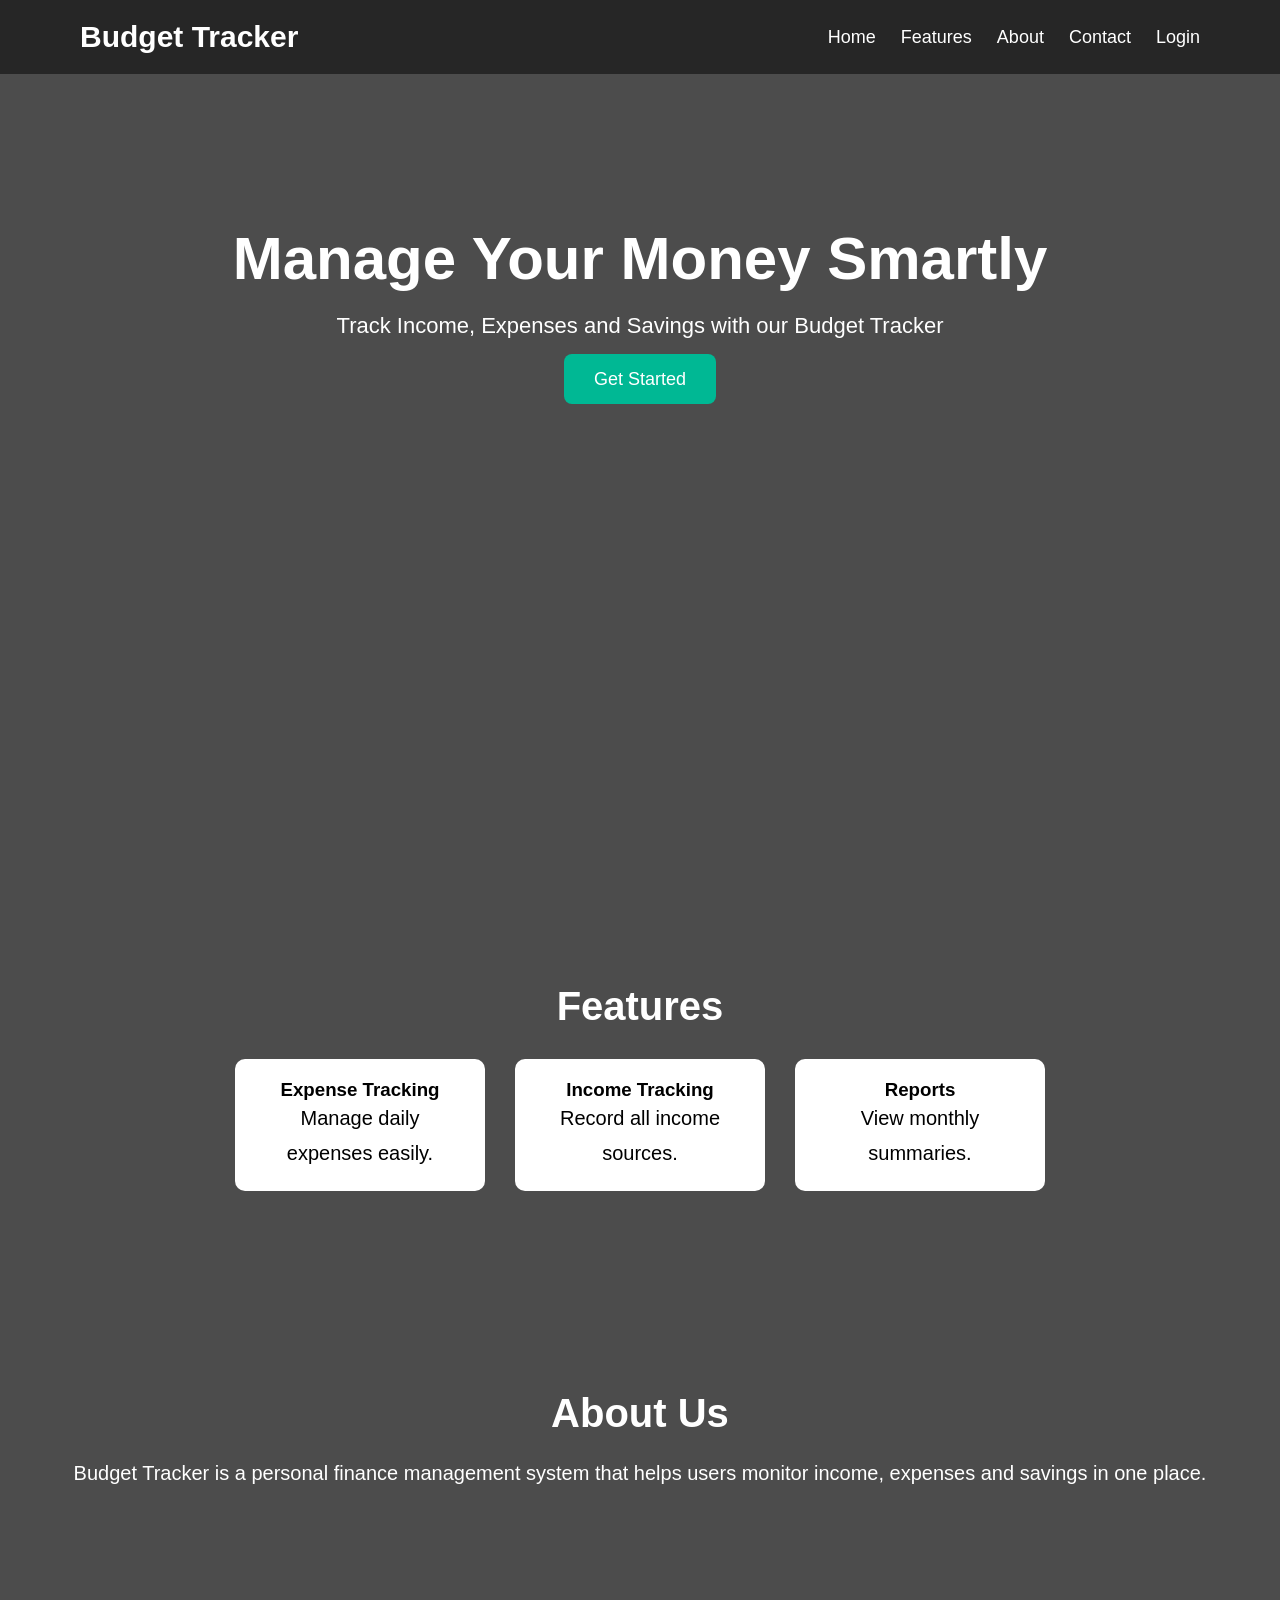
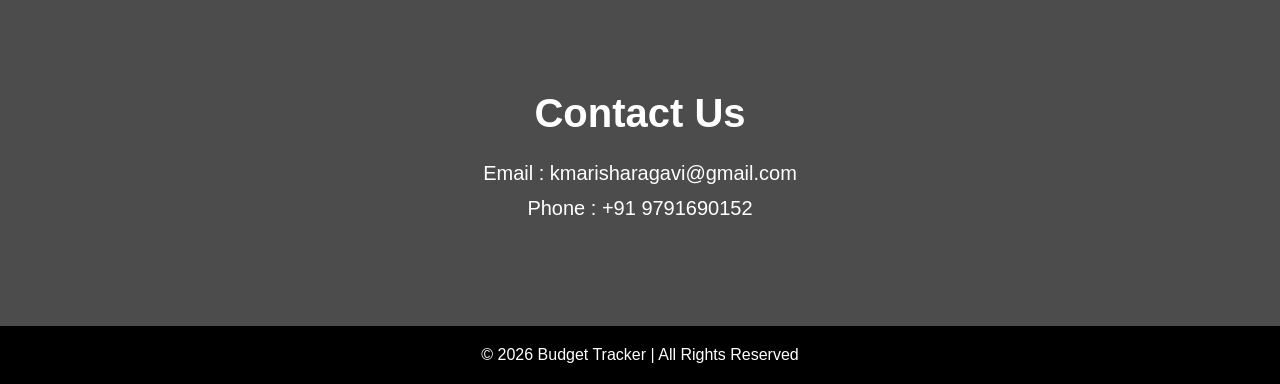
<file: index.html>
<!DOCTYPE html>
<html>
<head>
    <title>Budget Tracker</title>

    <style>

        *{
            margin:0;
            padding:0;
            box-sizing:border-box;
            font-family:Arial, sans-serif;
        }

        html{
            scroll-behavior:smooth;
        }

        body{
            background-image:url("https://images.unsplash.com/photo-1554224155-6726b3ff858f");
            background-size:cover;
            background-position:center;
            background-attachment:fixed;
        }

        .overlay{
            background:rgba(0,0,0,0.7);
            min-height:100vh;
        }

        nav{
            display:flex;
            justify-content:space-between;
            align-items:center;
            padding:20px 80px;
            position:sticky;
            top:0;
            background:rgba(0,0,0,0.5);
        }

        .logo{
            color:white;
            font-size:30px;
            font-weight:bold;
        }

        nav ul{
            display:flex;
            list-style:none;
        }

        nav ul li{
            margin-left:25px;
        }

        nav ul li a{
            color:white;
            text-decoration:none;
            font-size:18px;
        }

        nav ul li a:hover{
            color:#00b894;
        }

        .hero{
            text-align:center;
            color:white;
            padding-top:150px;
            min-height:90vh;
        }

        .hero h1{
            font-size:60px;
            margin-bottom:20px;
        }

        .hero p{
            font-size:22px;
            margin-bottom:30px;
        }

        .btn{
            padding:15px 30px;
            background:#00b894;
            color:white;
            text-decoration:none;
            border-radius:8px;
            font-size:18px;
        }

        .btn:hover{
            background:#009975;
        }

        section{
            padding:100px 50px;
            text-align:center;
            color:white;
        }

        section h2{
            font-size:40px;
            margin-bottom:20px;
        }

        section p{
            font-size:20px;
            line-height:35px;
        }

        .feature-box{
            display:flex;
            justify-content:center;
            gap:30px;
            flex-wrap:wrap;
            margin-top:30px;
        }

        .card{
            width:250px;
            padding:20px;
            background:white;
            color:black;
            border-radius:10px;
        }

        footer{
            text-align:center;
            color:white;
            padding:20px;
            background:black;
        }

    </style>

</head>

<body>

<div class="overlay">

    <nav>
        <div class="logo">Budget Tracker</div>

        <ul>
            <li><a href="#home">Home</a></li>
            <li><a href="#features">Features</a></li>
            <li><a href="#about">About</a></li>
            <li><a href="#contact">Contact</a></li>
            <li><a href="login.html">Login</a></li>
        </ul>
    </nav>

    <div class="hero" id="home">

        <h1>Manage Your Money Smartly</h1>

        <p>
            Track Income, Expenses and Savings
            with our Budget Tracker
        </p>

        <a href="login.html" class="btn">
            Get Started
        </a>

    </div>

    <section id="features">

        <h2>Features</h2>

        <div class="feature-box">

            <div class="card">
                <h3>Expense Tracking</h3>
                <p>Manage daily expenses easily.</p>
            </div>

            <div class="card">
                <h3>Income Tracking</h3>
                <p>Record all income sources.</p>
            </div>

            <div class="card">
                <h3>Reports</h3>
                <p>View monthly summaries.</p>
            </div>

        </div>

    </section>

    <section id="about">

        <h2>About Us</h2>

        <p>
            Budget Tracker is a personal finance management system
            that helps users monitor income, expenses and savings
            in one place.
        </p>

    </section>

    <section id="contact">

        <h2>Contact Us</h2>

        <p>Email : kmarisharagavi@gmail.com</p>
        <p>Phone : +91 9791690152</p>

    </section>

    <footer>
        © 2026 Budget Tracker | All Rights Reserved
    </footer>

</div>

</body>
</html>
</file>
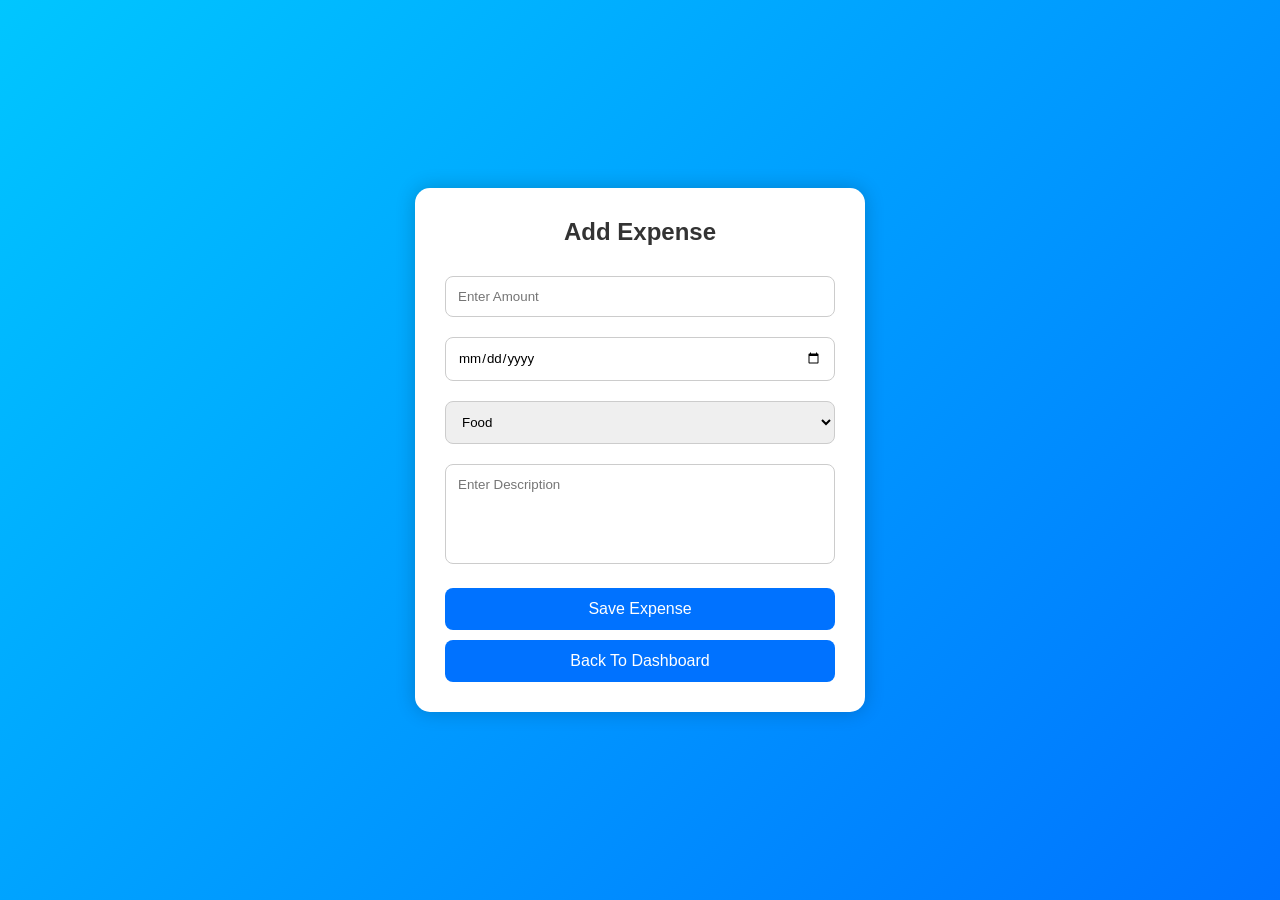
<file: addexpense.html>
<!DOCTYPE html>

<html>
<head>
    <title>Add Expense</title>


<style>

    *{
        margin:0;
        padding:0;
        box-sizing:border-box;
        font-family:Arial,sans-serif;
    }

    body{
        height:100vh;
        display:flex;
        justify-content:center;
        align-items:center;
        background:linear-gradient(135deg,#00c6ff,#0072ff);
    }

    .container{
        width:450px;
        background:white;
        padding:30px;
        border-radius:15px;
        box-shadow:0 0 20px rgba(0,0,0,0.2);
    }

    h2{
        text-align:center;
        margin-bottom:20px;
        color:#333;
    }

    input,select,textarea{
        width:100%;
        padding:12px;
        margin:10px 0;
        border:1px solid #ccc;
        border-radius:8px;
    }

    textarea{
        resize:none;
        height:100px;
    }

    button{
        width:100%;
        padding:12px;
        border:none;
        border-radius:8px;
        background:#0072ff;
        color:white;
        font-size:16px;
        cursor:pointer;
        margin-top:10px;
    }

    button:hover{
        background:#0057c2;
    }

</style>


</head>

<body>

<div class="container">


<h2>Add Expense</h2>

<input
    type="number"
    id="amount"
    placeholder="Enter Amount"
>
<input
type="date"
id="expenseDate">

<select id="category">
    <option>Food</option>
    <option>Travel</option>
    <option>Shopping</option>
    <option>Bills</option>
    <option>Health</option>
    <option>Education</option>
    <option>Entertainment</option>
    <option>Other</option>
</select>

<textarea
    id="description"
    placeholder="Enter Description"
></textarea>

<button onclick="saveExpense()">
    Save Expense
</button>

<button onclick="location.href='dashboard.html'">
    Back To Dashboard
</button>


</div>

<script>

async function saveExpense(){

    let amount =
    document.getElementById("amount").value;

    let category =
    document.getElementById("category").value;

    let description =
    document.getElementById("description").value;

    let user =
    JSON.parse(localStorage.getItem("loggedUser"));

    let expenseDate =
document.getElementById("expenseDate").value;

    if(!user){

        alert("Please Login First");

        window.location.href="login.html";

        return;
    }

    try{

        let response =
        await fetch(
            "http://localhost:8080/expense",
            {
                method:"POST",
                headers:{
                    "Content-Type":"application/json"
                },
               body:JSON.stringify({
                    amount:amount,
                    expenseDate:expenseDate,
                    category:category,
                    description:description,
                    user:{
                        id:user.id
                    }
                })
            }
        );

        if(response.ok){

            alert("Expense Added Successfully");

            document.getElementById("amount").value="";
            document.getElementById("description").value="";

        }
        else{

            alert("Expense Save Failed");

        }

    }
    catch(error){

        console.log(error);

        alert("Backend Not Running");

    }
}

</script>


</body>
</html>
</file>
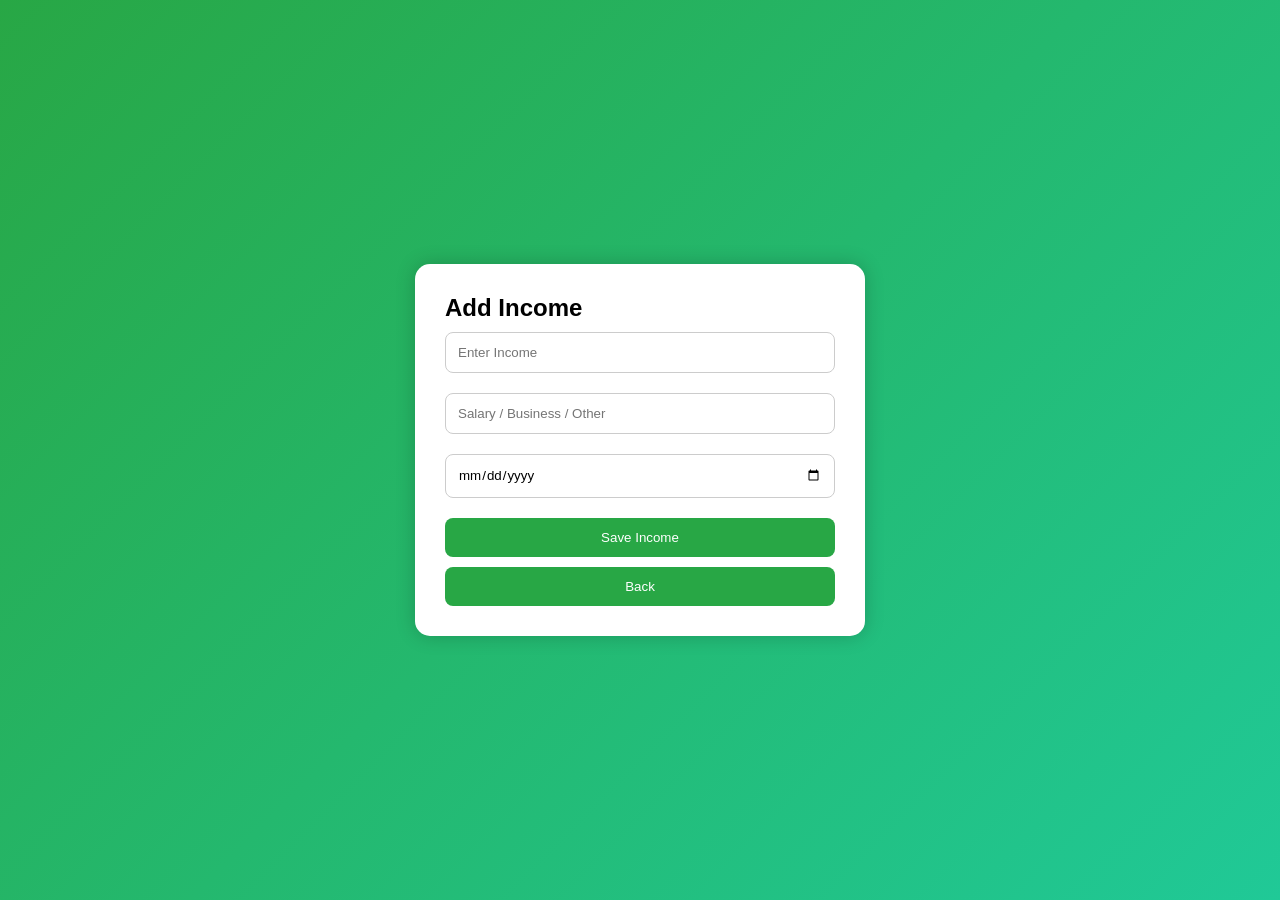
<file: addincome.html>
<!DOCTYPE html>
<html>
<head>
<title>Add Income</title>

<style>

*{
margin:0;
padding:0;
box-sizing:border-box;
font-family:Arial,sans-serif;
}

body{
height:100vh;
display:flex;
justify-content:center;
align-items:center;
background:linear-gradient(135deg,#28a745,#20c997);
}

.container{
width:450px;
background:white;
padding:30px;
border-radius:15px;
box-shadow:0 0 20px rgba(0,0,0,0.2);
}

input{
width:100%;
padding:12px;
margin:10px 0;
border:1px solid #ccc;
border-radius:8px;
}

button{
width:100%;
padding:12px;
margin-top:10px;
border:none;
border-radius:8px;
background:#28a745;
color:white;
cursor:pointer;
}

</style>
</head>

<body>

<div class="container">

<h2>Add Income</h2>

<input type="number"
id="amount"
placeholder="Enter Income">

<input type="text"
id="source"
placeholder="Salary / Business / Other">

<input type="date"
id="incomeDate">

<button onclick="saveIncome()">
Save Income
</button>

<button onclick="location.href='dashboard.html'">
Back
</button>

</div>

<script>

async function saveIncome(){

let user=
JSON.parse(localStorage.getItem("loggedUser"));

let amount=
document.getElementById("amount").value;

let source=
document.getElementById("source").value;

let incomeDate=
document.getElementById("incomeDate").value;

await fetch(
"http://localhost:8080/income",
{
method:"POST",
headers:{
"Content-Type":"application/json"
},
body:JSON.stringify({
amount:amount,
source:source,
incomeDate:incomeDate,
user:{
id:user.id
}
})
}
);

alert("Income Added Successfully");

}

</script>

</body>
</html>
</file>
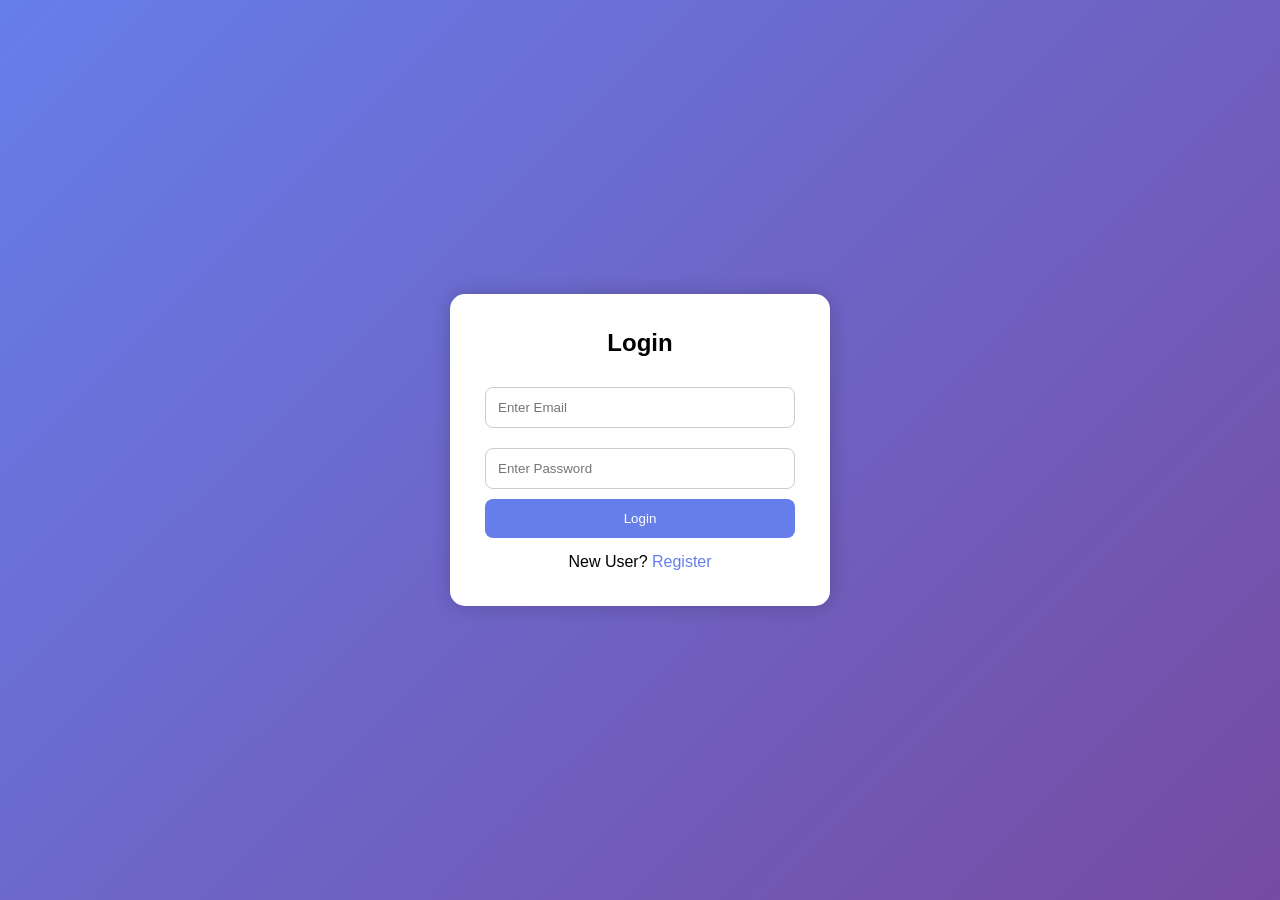
<file: admindashboard.html>
<!DOCTYPE html>
<html>
<head>
<title>Admin Dashboard</title>

<style>

*{
    margin:0;
    padding:0;
    box-sizing:border-box;
    font-family:Arial,sans-serif;
}

body{
    background:#f4f6f9;
}

.navbar{
    background:#0072ff;
    color:white;
    padding:20px;
    display:flex;
    justify-content:space-between;
    align-items:center;
}

.container{
    width:90%;
    margin:30px auto;
}

.cards{
    display:grid;
    grid-template-columns:repeat(2,1fr);
    gap:20px;
    margin-bottom:30px;
}

.card{
    background:white;
    padding:25px;
    border-radius:12px;
    text-align:center;
    box-shadow:0 2px 10px rgba(0,0,0,.1);
}

.card h3{
    margin-bottom:15px;
}

.card p{
    font-size:28px;
    color:#0072ff;
    font-weight:bold;
}

.buttons{
    display:flex;
    gap:15px;
    justify-content:center;
    flex-wrap:wrap;
}

button{

    padding:12px 20px;
    border:none;
    border-radius:8px;
    background:#0072ff;
    color:white;
    cursor:pointer;
    font-size:16px;

}

button:hover{

    background:#0056cc;

}

</style>

</head>

<body>

<div class="navbar">

<h2>Admin Dashboard</h2>

<button onclick="logout()">
Logout
</button>

</div>

<div class="container">

<div class="cards">

<div class="card">
<h3>Total Users</h3>
<p id="totalUsers">0</p>
</div>

<div class="card">
<h3>Total Income</h3>
<p id="totalIncome">₹0</p>
</div>

<div class="card">
<h3>Total Expense</h3>
<p id="totalExpense">₹0</p>
</div>

<div class="card">
<h3>Total Transactions</h3>
<p id="transactions">0</p>
</div>

</div>

<div class="buttons">

<button onclick="location.href='viewusers.html'">
View Users
</button>

<button onclick="location.href='viewallexpenses.html'">
View Expenses
</button>

<button onclick="location.href='viewallincome.html'">
View Income
</button>

</div>

</div>

<script>

let admin =
JSON.parse(localStorage.getItem("loggedUser"));

if(!admin){

    window.location.href="login.html";

}

async function loadAdminDashboard(){

    // Total Users
    let res1 =
    await fetch("http://localhost:8080/admin/users/count");

    let users =
    await res1.json();

    document.getElementById("totalUsers")
    .innerHTML=users;

    // Total Income
    let res2 =
    await fetch("http://localhost:8080/admin/income/total");

    let income =
    await res2.json();

    document.getElementById("totalIncome")
    .innerHTML="₹"+income;

    // Total Expense
    let res3 =
    await fetch("http://localhost:8080/admin/expense/total");

    let expense =
    await res3.json();

    document.getElementById("totalExpense")
    .innerHTML="₹"+expense;

    // Transactions
    let res4 =
    await fetch("http://localhost:8080/admin/transactions");

    let transaction =
    await res4.json();

    document.getElementById("transactions")
    .innerHTML=transaction;

}

function logout(){

    localStorage.removeItem("loggedUser");

    window.location.href="login.html";

}

loadAdminDashboard();

</script>

</body>
</html>
</file>
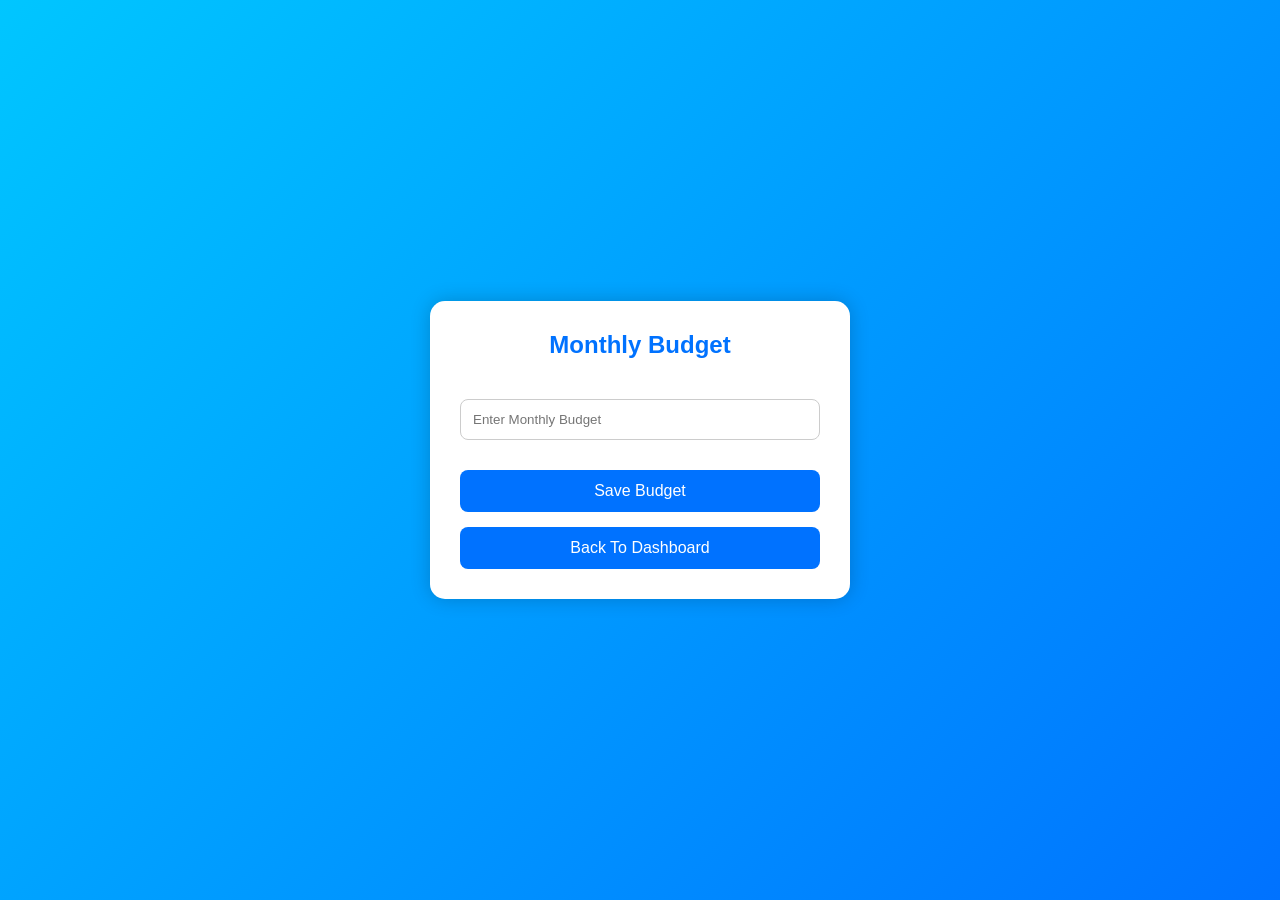
<file: budget.html>
<!DOCTYPE html>
<html>
<head>
    <title>Set Budget</title>

<style>

*{
    margin:0;
    padding:0;
    box-sizing:border-box;
    font-family:Arial,sans-serif;
}

body{
    height:100vh;
    display:flex;
    justify-content:center;
    align-items:center;
    background:linear-gradient(135deg,#00c6ff,#0072ff);
}

.container{

    width:420px;
    background:white;
    padding:30px;
    border-radius:15px;
    box-shadow:0 0 20px rgba(0,0,0,.2);

}

h2{

    text-align:center;
    margin-bottom:25px;
    color:#0072ff;

}

input{

    width:100%;
    padding:12px;
    margin:15px 0;
    border:1px solid #ccc;
    border-radius:8px;

}

button{

    width:100%;
    padding:12px;
    margin-top:15px;
    border:none;
    border-radius:8px;
    background:#0072ff;
    color:white;
    cursor:pointer;
    font-size:16px;

}

button:hover{

    background:#0057c2;

}

</style>

</head>

<body>

<div class="container">

<h2>Monthly Budget</h2>

<input
type="number"
id="amount"
placeholder="Enter Monthly Budget">

<button onclick="saveBudget()">
Save Budget
</button>

<button onclick="location.href='dashboard.html'">
Back To Dashboard
</button>

</div>

<script>

async function saveBudget(){

    let amount =
    document.getElementById("amount").value;

    let user =
    JSON.parse(localStorage.getItem("loggedUser"));

    if(!user){

        alert("Please Login First");

        window.location.href="login.html";

        return;
    }

    try{

        let response =
        await fetch(
            "http://localhost:8080/budget",
            {

                method:"POST",

                headers:{
                    "Content-Type":"application/json"
                },

                body:JSON.stringify({

                    amount:amount,

                    user:{
                        id:user.id
                    }

                })

            }
        );

        if(response.ok){

            alert("Budget Saved Successfully");

            document.getElementById("amount").value="";

        }
        else{

            alert("Budget Save Failed");

        }

    }
    catch(error){

        console.log(error);

        alert("Backend Not Running");

    }

}

</script>

</body>
</html>
</file>
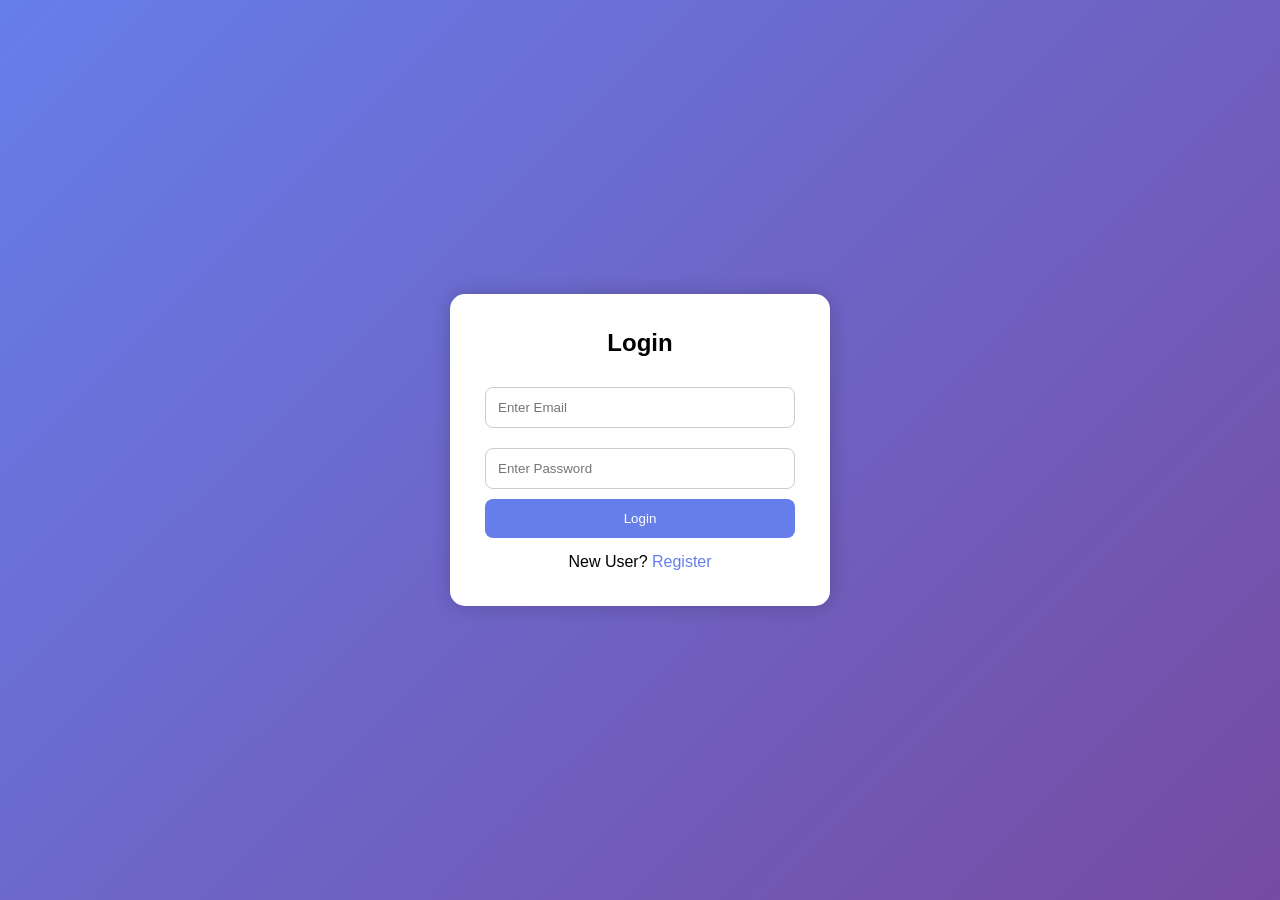
<file: login.html>
<!DOCTYPE html>
<html>
<head>
<title>Login</title>

<style>

*{
    margin:0;
    padding:0;
    box-sizing:border-box;
    font-family:Arial,sans-serif;
}

body{
    height:100vh;
    display:flex;
    justify-content:center;
    align-items:center;
    background:linear-gradient(135deg,#667eea,#764ba2);
}

.login-box{
    width:380px;
    background:white;
    padding:35px;
    border-radius:15px;
    box-shadow:0 0 20px rgba(0,0,0,0.2);
}

h2{
    text-align:center;
    margin-bottom:20px;
}

input{
    width:100%;
    padding:12px;
    margin:10px 0;
    border:1px solid #ccc;
    border-radius:8px;
}

button{
    width:100%;
    padding:12px;
    border:none;
    border-radius:8px;
    background:#667eea;
    color:white;
    cursor:pointer;
}

.error{
    color:red;
    text-align:center;
    margin-top:10px;
}

p{
    text-align:center;
    margin-top:15px;
}

a{
    text-decoration:none;
    color:#667eea;
}

</style>

</head>

<body>

<div class="login-box">

<h2>Login</h2>

<input type="email"
id="email"
placeholder="Enter Email">

<input type="password"
id="password"
placeholder="Enter Password">

<button onclick="login()">
Login
</button>

<div id="message" class="error"></div>

<p>
New User?
<a href="register.html">Register</a>
</p>

</div>

<script>

async function login(){

    let email =
    document.getElementById("email").value;

    let password =
    document.getElementById("password").value;

    try{

        let response = await fetch(
            "http://localhost:8080/login",
            {
                method:"POST",
                headers:{
                    "Content-Type":"application/json"
                },
                body:JSON.stringify({
                    email:email,
                    password:password
                })
            }
        );

        let user = await response.json();

        if(user && user.id){

            localStorage.setItem(
                "loggedUser",
                JSON.stringify(user)
            );

            alert("Login Successful");

            if(user.role === "ADMIN"){

                window.location.href = "admindashboard.html";

            }else{

                window.location.href = "dashboard.html";

            }

        }else{

            document.getElementById("message")
            .innerHTML =
            "Invalid Email or Password";

        }

    }catch(error){

        document.getElementById("message")
        .innerHTML =
        "Backend Not Running";

    }

}

</script>

</body>
</html>
</file>
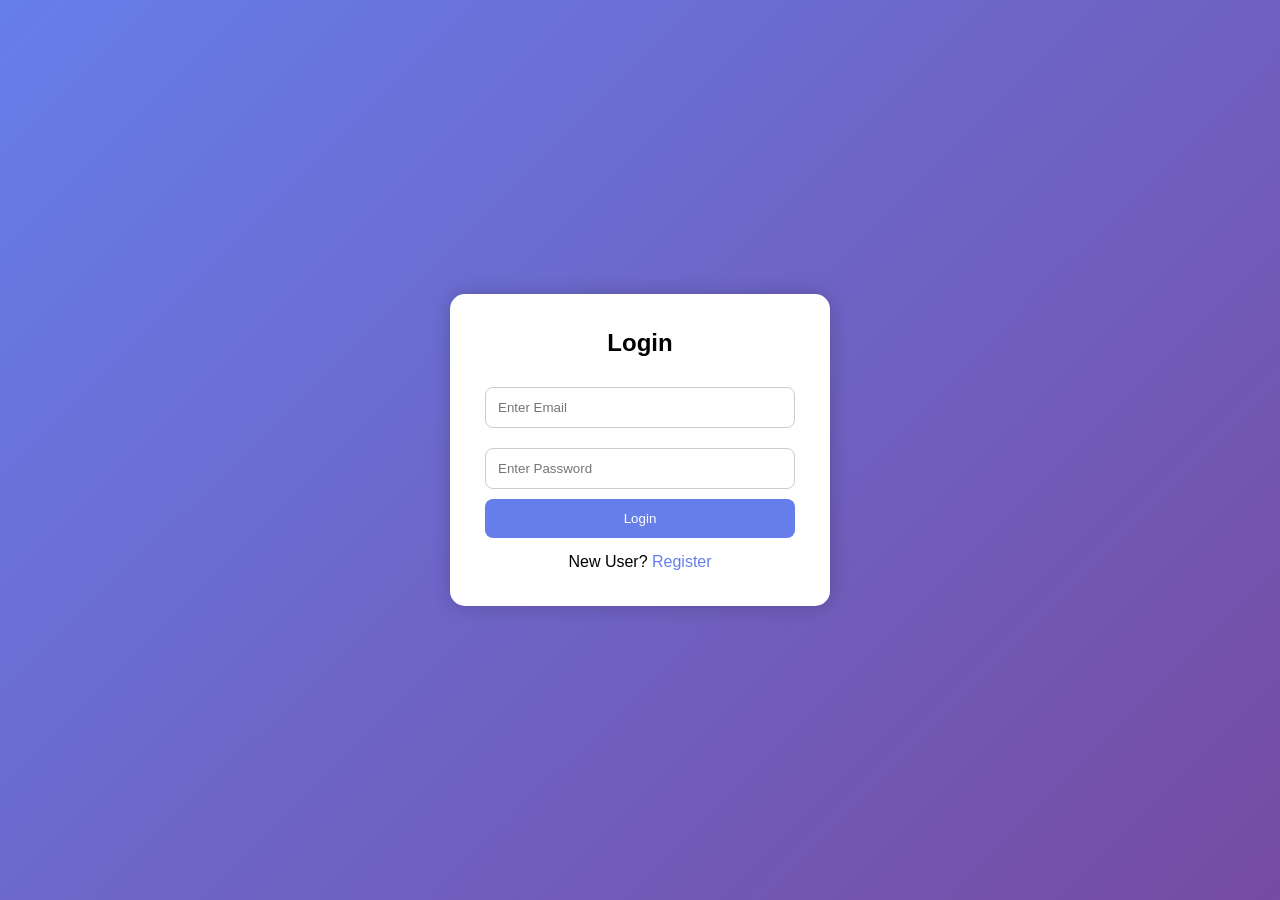
<file: recentexpenses.html>
<!DOCTYPE html>
<html>
<head>
<title>Recent Expenses</title>

<style>

*{
    margin:0;
    padding:0;
    box-sizing:border-box;
    font-family:Arial,sans-serif;
}

body{
    background:#f4f6f9;
}

.container{
    width:90%;
    margin:40px auto;
}

h2{
    text-align:center;
    color:#0072ff;
    margin-bottom:25px;
}

table{
    width:100%;
    border-collapse:collapse;
    background:white;
    border-radius:10px;
    overflow:hidden;
    box-shadow:0 2px 10px rgba(0,0,0,.2);
}

th{
    background:#0072ff;
    color:white;
    padding:15px;
}

td{
    padding:15px;
    text-align:center;
    border-bottom:1px solid #ddd;
}

tr:hover{
    background:#f2f7ff;
}

.back{
    margin-top:25px;
    text-align:center;
}

button{
    padding:12px 20px;
    border:none;
    border-radius:8px;
    background:#0072ff;
    color:white;
    cursor:pointer;
    font-size:16px;
}

button:hover{
    background:#0057c2;
}

</style>

</head>

<body>

<div class="container">

<h2>Recent Expenses</h2>

<table>

<thead>

<tr>
<th>Date</th>
<th>Category</th>
<th>Description</th>
<th>Amount</th>
</tr>

</thead>

<tbody id="recentTable">

</tbody>

</table>

<div class="back">

<button onclick="location.href='dashboard.html'">
Back To Dashboard
</button>

</div>

</div>

<script>

let user =
JSON.parse(localStorage.getItem("loggedUser"));

if(!user){

    alert("Please Login");

    location.href="login.html";
}

async function loadRecent(){

    let response =
    await fetch(
    `http://localhost:8080/expense/recent/${user.id}`);

    let expenses =
    await response.json();

    let table =
    document.getElementById("recentTable");

    table.innerHTML="";

    expenses.forEach(expense=>{

        table.innerHTML+=`

        <tr>

        <td>${expense.expenseDate}</td>

        <td>${expense.category}</td>

        <td>${expense.description}</td>

        <td>₹${expense.amount}</td>

        </tr>

        `;

    });

}

loadRecent();

</script>

</body>
</html>
</file>
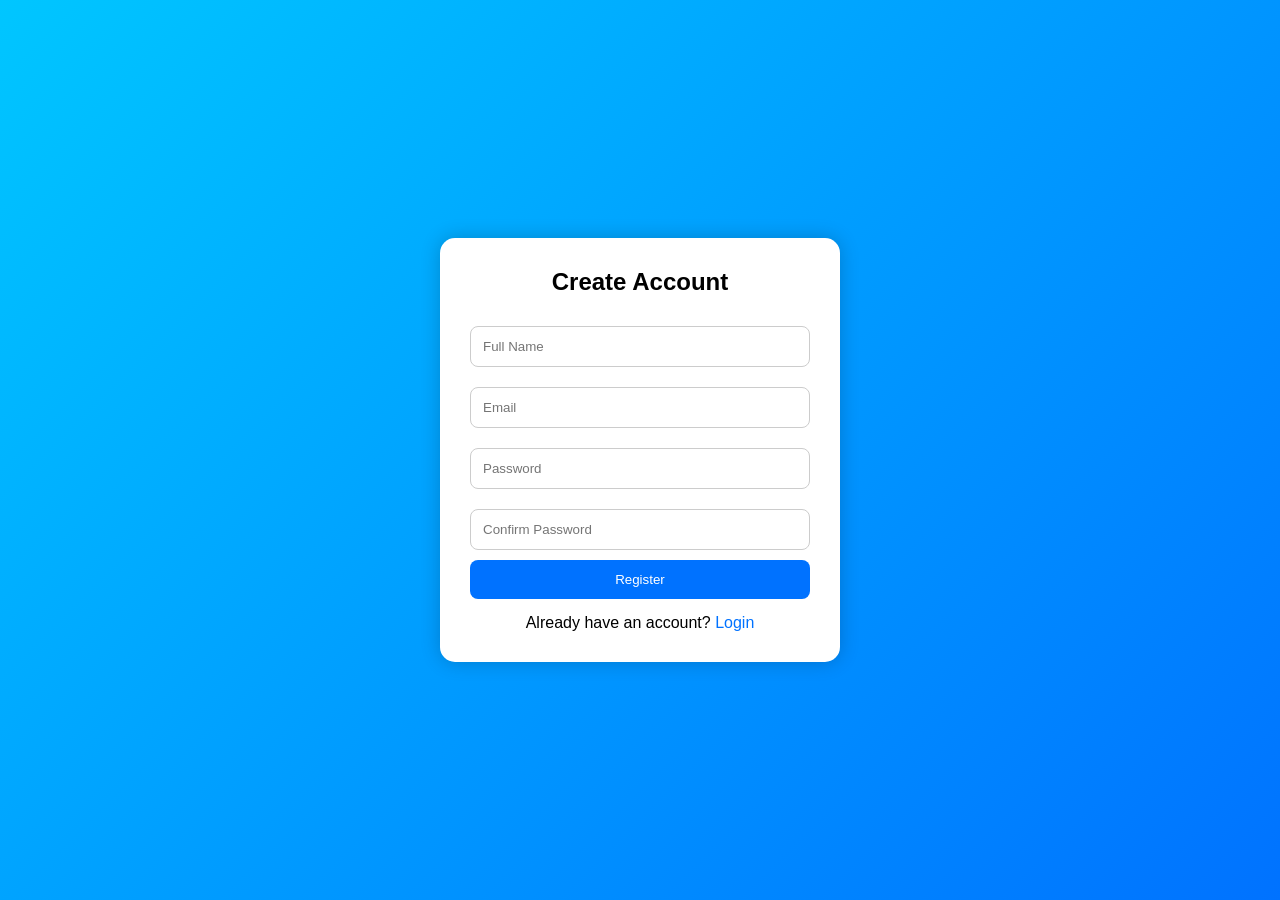
<file: register.html>
<!DOCTYPE html>
<html>
<head>
<title>Register</title>

<style>
*{
    margin:0;
    padding:0;
    box-sizing:border-box;
    font-family:Arial,sans-serif;
}

body{
    height:100vh;
    display:flex;
    justify-content:center;
    align-items:center;
    background:linear-gradient(135deg,#00c6ff,#0072ff);
}

.register-box{
    width:400px;
    background:white;
    padding:30px;
    border-radius:15px;
    box-shadow:0 0 20px rgba(0,0,0,0.2);
}

h2{
    text-align:center;
    margin-bottom:20px;
}

input{
    width:100%;
    padding:12px;
    margin:10px 0;
    border:1px solid #ccc;
    border-radius:8px;
}

button{
    width:100%;
    padding:12px;
    border:none;
    border-radius:8px;
    background:#0072ff;
    color:white;
    cursor:pointer;
}

p{
    text-align:center;
    margin-top:15px;
}

a{
    text-decoration:none;
    color:#0072ff;
}
</style>

</head>
<body>

<div class="register-box">

<h2>Create Account</h2>

<input type="text" id="name" placeholder="Full Name">

<input type="email" id="email" placeholder="Email">

<input type="password" id="password" placeholder="Password">

<input type="password" id="confirmPassword" placeholder="Confirm Password">

<button onclick="registerUser()">Register</button>

<p>
Already have an account?
<a href="login.html">Login</a>
</p>

</div>

<script>

async function registerUser(){

    let name=document.getElementById("name").value;
    let email=document.getElementById("email").value;
    let password=document.getElementById("password").value;
    let confirmPassword=document.getElementById("confirmPassword").value;

    if(password!==confirmPassword){
        alert("Passwords do not match");
        return;
    }

    try{

        let response=await fetch(
            "http://localhost:8080/register",
            {
                method:"POST",
                headers:{
                    "Content-Type":"application/json"
                },
                body:JSON.stringify({
                    name:name,
                    email:email,
                    password:password
                })
            }
        );

        let result=await response.json();

        if(result){
            alert("Registration Successful");
            window.location.href="login.html";
        }

    }catch(error){
        alert("Backend Not Running");
    }
}

</script>

</body>
</html>
</file>
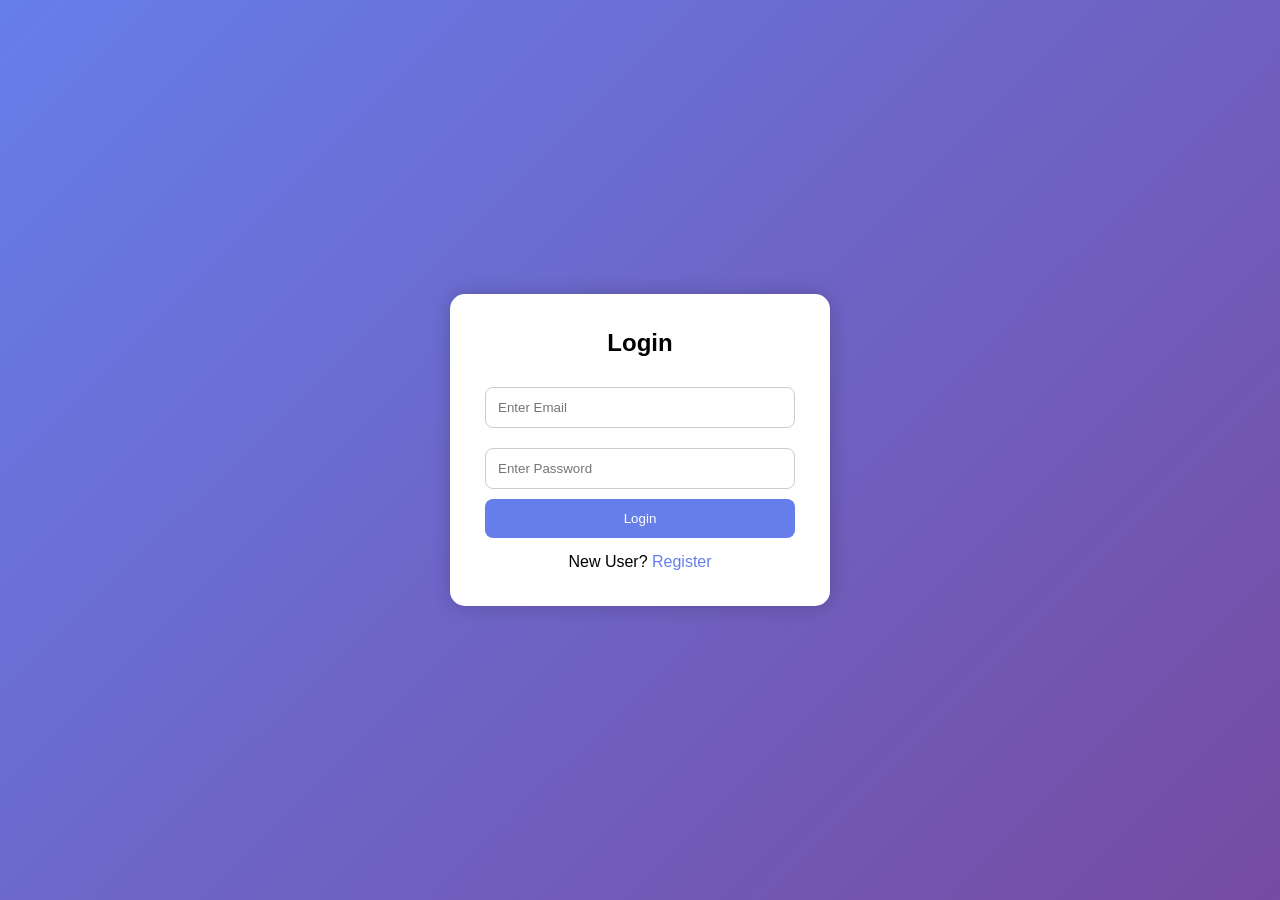
<file: report.html>
<!DOCTYPE html>
<html>
<head>
    <title>Budget Report</title>

<style>

*{
    margin:0;
    padding:0;
    box-sizing:border-box;
    font-family:Arial,sans-serif;
}

body{
    background:#f4f6f9;
}

.container{
    width:500px;
    margin:80px auto;
    background:white;
    padding:30px;
    border-radius:10px;
    box-shadow:0 2px 10px rgba(0,0,0,.2);
    text-align:center;
}

h2{
    color:#0072ff;
    margin-bottom:20px;
}

p{
    margin:15px 0;
    color:#555;
}

button{
    padding:12px 25px;
    border:none;
    border-radius:8px;
    background:#0072ff;
    color:white;
    cursor:pointer;
    margin:10px;
}

button:hover{
    background:#0057c2;
}

</style>

</head>

<body>

<div class="container">

    <h2>Budget Report</h2>

    <p>
        Click the button below to download your Budget Report PDF.
    </p>

    <button onclick="downloadReport()">
        Download PDF
    </button>

    <button onclick="location.href='dashboard.html'">
        Back
    </button>

</div>

<script>

let user =
JSON.parse(localStorage.getItem("loggedUser"));

if(!user){

    alert("Please Login First");

    window.location.href="login.html";
}

function downloadReport(){

    window.open(
        "http://localhost:8080/report/" + user.id,
        "_blank"
    );

}

</script>

</body>
</html>
</file>
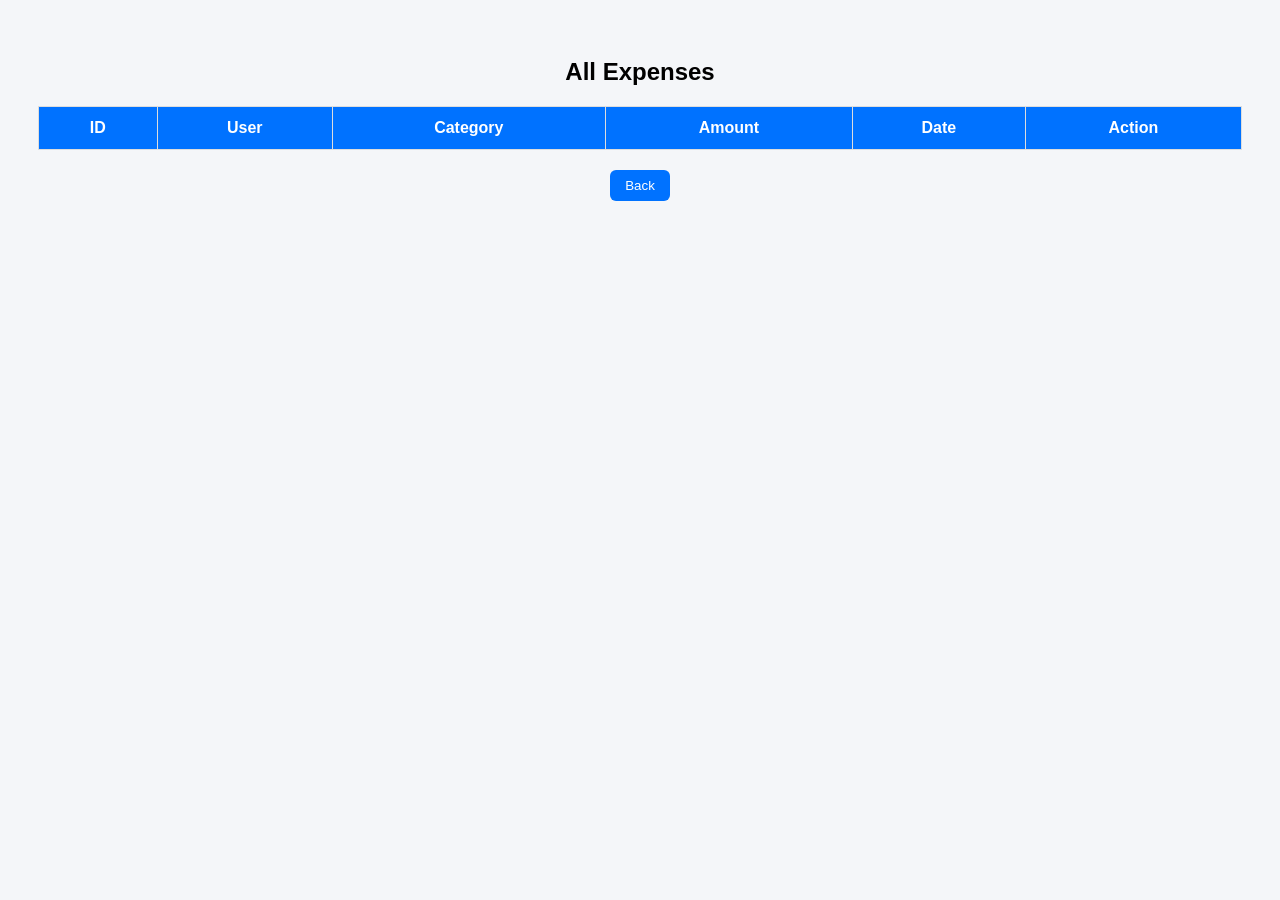
<file: viewallexpenses.html>
<!DOCTYPE html>
<html>
<head>

<title>All Expenses</title>

<style>

body{
    font-family:Arial;
    background:#f4f6f9;
    padding:30px;
}

h2{
    text-align:center;
    margin-bottom:20px;
}

table{
    width:100%;
    border-collapse:collapse;
    background:white;
}

th,td{
    border:1px solid #ddd;
    padding:12px;
    text-align:center;
}

th{
    background:#0072ff;
    color:white;
}

button{

    padding:8px 15px;
    border:none;
    border-radius:6px;
    cursor:pointer;

}

.delete{

    background:red;
    color:white;

}

.back{

    background:#0072ff;
    color:white;
    margin-top:20px;

}

</style>

</head>

<body>

<h2>All Expenses</h2>

<table>

<thead>

<tr>

<th>ID</th>
<th>User</th>
<th>Category</th>
<th>Amount</th>
<th>Date</th>
<th>Action</th>

</tr>

</thead>

<tbody id="table">

</tbody>

</table>

<center>

<button
class="back"
onclick="location.href='admindashboard.html'">

Back

</button>

</center>

<script>

async function loadExpenses(){

    let response =
    await fetch(
        "http://localhost:8080/admin/expenses"
    );

    let expenses =
    await response.json();

    let table =
    document.getElementById("table");

    table.innerHTML="";

    expenses.forEach(expense=>{

        table.innerHTML +=`

        <tr>

        <td>${expense.id}</td>

        <td>${expense.user.name}</td>

        <td>${expense.category}</td>

        <td>₹${expense.amount}</td>

        <td>${expense.expenseDate}</td>

        <td>

        <button
        class="delete"
        onclick="deleteExpense(${expense.id})">

        Delete

        </button>

        </td>

        </tr>

        `;

    });

}

async function deleteExpense(id){

    if(confirm("Delete Expense?")){

        await fetch(

            "http://localhost:8080/expense/"+id,

            {

                method:"DELETE"

            }

        );

        alert("Deleted Successfully");

        loadExpenses();

    }

}

loadExpenses();

</script>

</body>
</html>
</file>
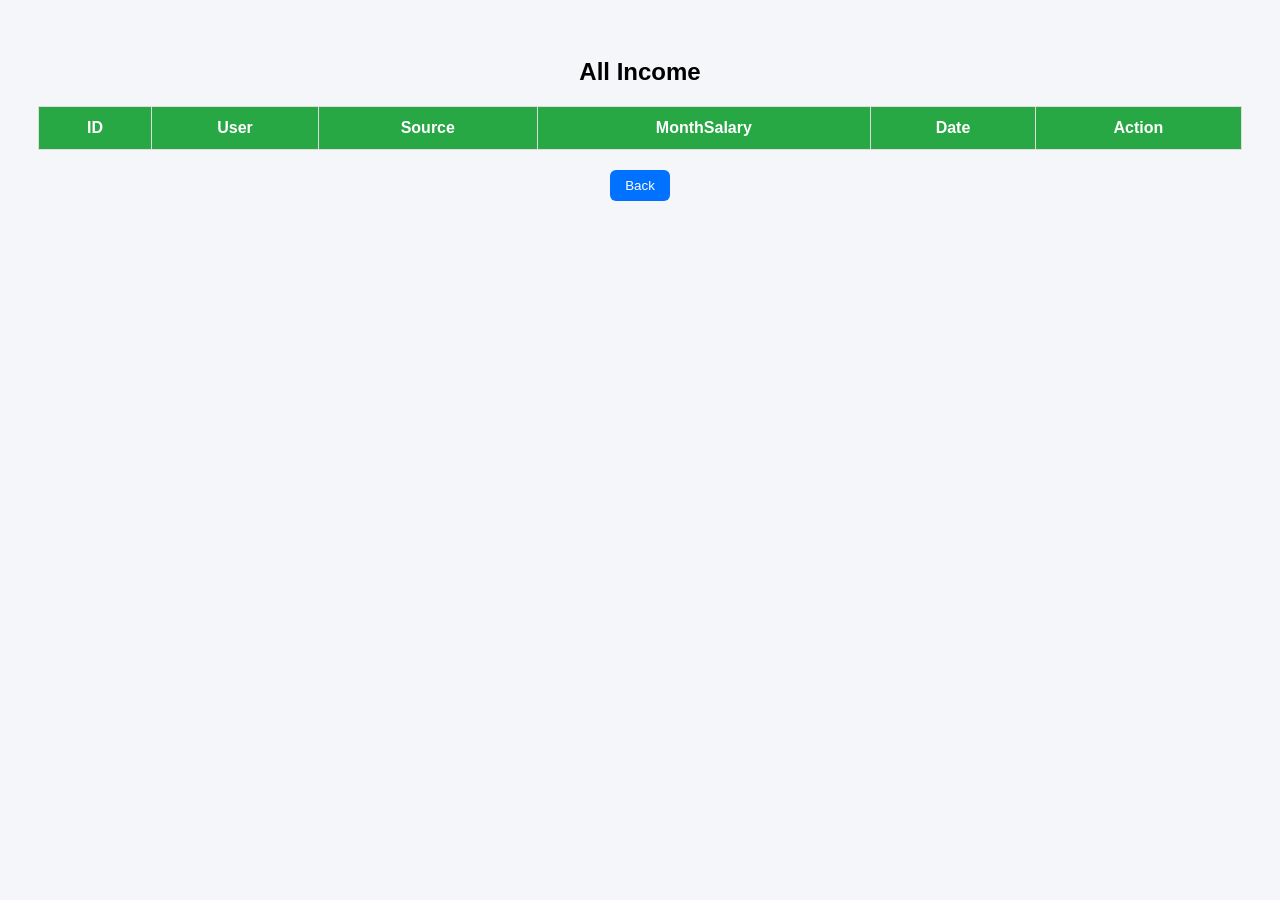
<file: viewallincome.html>
<!DOCTYPE html>
<html>
<head>

<title>All Income</title>

<style>

body{
    font-family:Arial;
    background:#f4f6f9;
    padding:30px;
}

h2{
    text-align:center;
    margin-bottom:20px;
}

table{
    width:100%;
    border-collapse:collapse;
    background:white;
}

th,td{
    border:1px solid #ddd;
    padding:12px;
    text-align:center;
}

th{
    background:#28a745;
    color:white;
}

button{
    padding:8px 15px;
    border:none;
    border-radius:6px;
    cursor:pointer;
}

.delete{
    background:red;
    color:white;
}

.back{
    background:#0072ff;
    color:white;
    margin-top:20px;
}

</style>

</head>

<body>

<h2>All Income</h2>

<table>

<thead>

<tr>

<th>ID</th>
<th>User</th>
<th>Source</th>
<th>MonthSalary</th>
<th>Date</th>
<th>Action</th>

</tr>

</thead>

<tbody id="table">

</tbody>

</table>

<center>

<button
class="back"
onclick="location.href='admindashboard.html'">

Back

</button>

</center>

<script>

async function loadIncome(){

    let response =
    await fetch(
        "http://localhost:8080/admin/income"
    );

    let incomes =
    await response.json();

    let table =
    document.getElementById("table");

    table.innerHTML="";

    incomes.forEach(income=>{

        table.innerHTML +=`

        <tr>

        <td>${income.id}</td>

        <td>${income.user ? income.user.name : "Unknown User"}</td>

        <td>${income.source}</td>

        <td>₹${income.amount}</td>

        <td>${income.incomeDate}</td>

        <td>

        <button
        class="delete"
        onclick="deleteIncome(${income.id})">

        Delete

        </button>

        </td>

        </tr>

        `;

    });

}

async function deleteIncome(id){

    if(confirm("Delete Income?")){

        await fetch(

            "http://localhost:8080/income/"+id,

            {

                method:"DELETE"

            }

        );

        alert("Deleted Successfully");

        loadIncome();

    }

}

loadIncome();

</script>

</body>
</html>
</file>
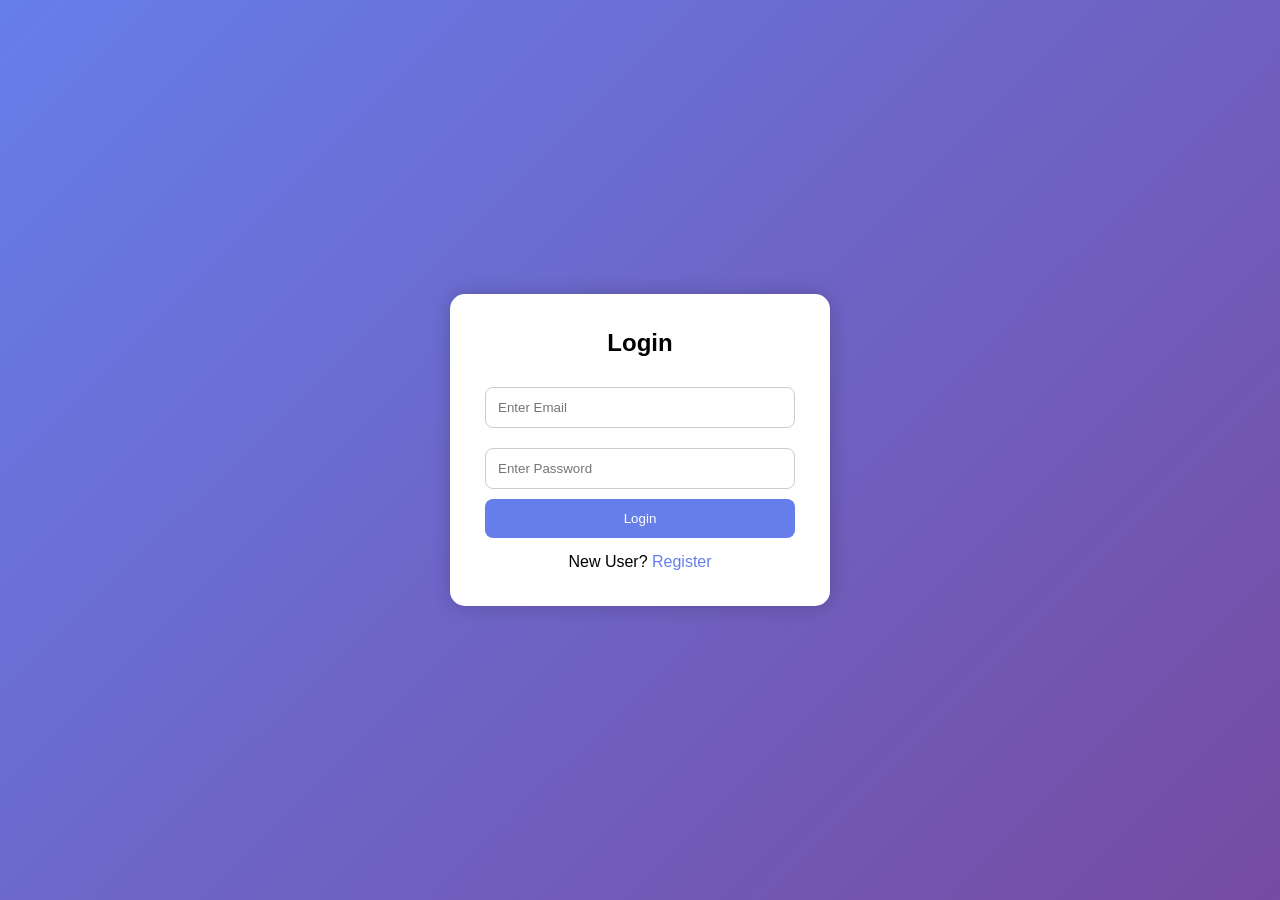
<file: viewexpense.html>
<!DOCTYPE html>

<html>
<head>
    <title>View Expenses</title>


<style>

    *{
        margin:0;
        padding:0;
        box-sizing:border-box;
        font-family:Arial,sans-serif;
    }

    body{
        background:#f4f6f9;
        padding:30px;
    }

    h2{
        text-align:center;
        margin-bottom:20px;
        color:#333;
    }

    table{
        width:100%;
        border-collapse:collapse;
        background:white;
        box-shadow:0 2px 10px rgba(0,0,0,0.1);
    }

    th{
        background:#0072ff;
        color:white;
        padding:12px;
    }

    td{
        padding:12px;
        text-align:center;
        border-bottom:1px solid #ddd;
    }

    button{
        padding:8px 15px;
        border:none;
        border-radius:5px;
        cursor:pointer;
    }

    .delete-btn{
        background:red;
        color:white;
    }

    .back-btn{
        background:#0072ff;
        color:white;
        margin-top:20px;
        padding:12px 20px;
    }

</style>


</head>

<body>

<h2>All Expenses</h2>

<table>


<thead>
    <tr>
        <th>ID</th>
        <th>Amount</th>
        <th>Category</th>
        <th>Description</th>
         <th>Date</th>
        <th>Action</th>
       
    </tr>
</thead>

<tbody id="expenseTable">
</tbody>


</table>

<center>
    <button
        class="back-btn"
        onclick="location.href='dashboard.html'">
        Back To Dashboard
    </button>
</center>

<script>

async function loadExpenses(){

    let user =
    JSON.parse(localStorage.getItem("loggedUser"));

    if(!user){

        alert("Please Login First");

        window.location.href="login.html";

        return;
    }

    let response =
    await fetch(
        `http://localhost:8080/expense/user/${user.id}`
    );

    let expenses =
    await response.json();

    let table =
    document.getElementById("expenseTable");

    table.innerHTML = "";

    expenses.forEach(expense => {

        table.innerHTML += `
        <tr>
            <td>${expense.id}</td>
            <td>₹${expense.amount}</td>
            <td>${expense.category}</td>
            <td>${expense.description}</td>
            <td>${expense.expenseDate  || "-"}</td>
            <td>
                <button
                    class="delete-btn"
                    onclick="deleteExpense(${expense.id})">
                    Delete
                </button>
            </td>
        </tr>
        `;
    });
}

async function deleteExpense(id){

    if(confirm("Delete this expense?")){

        await fetch(
            "http://localhost:8080/expense/" + id,
            {
                method:"DELETE"
            }
        );

        alert("Expense Deleted");

        loadExpenses();
    }
}

loadExpenses();

</script>


</body>
</html>
</file>
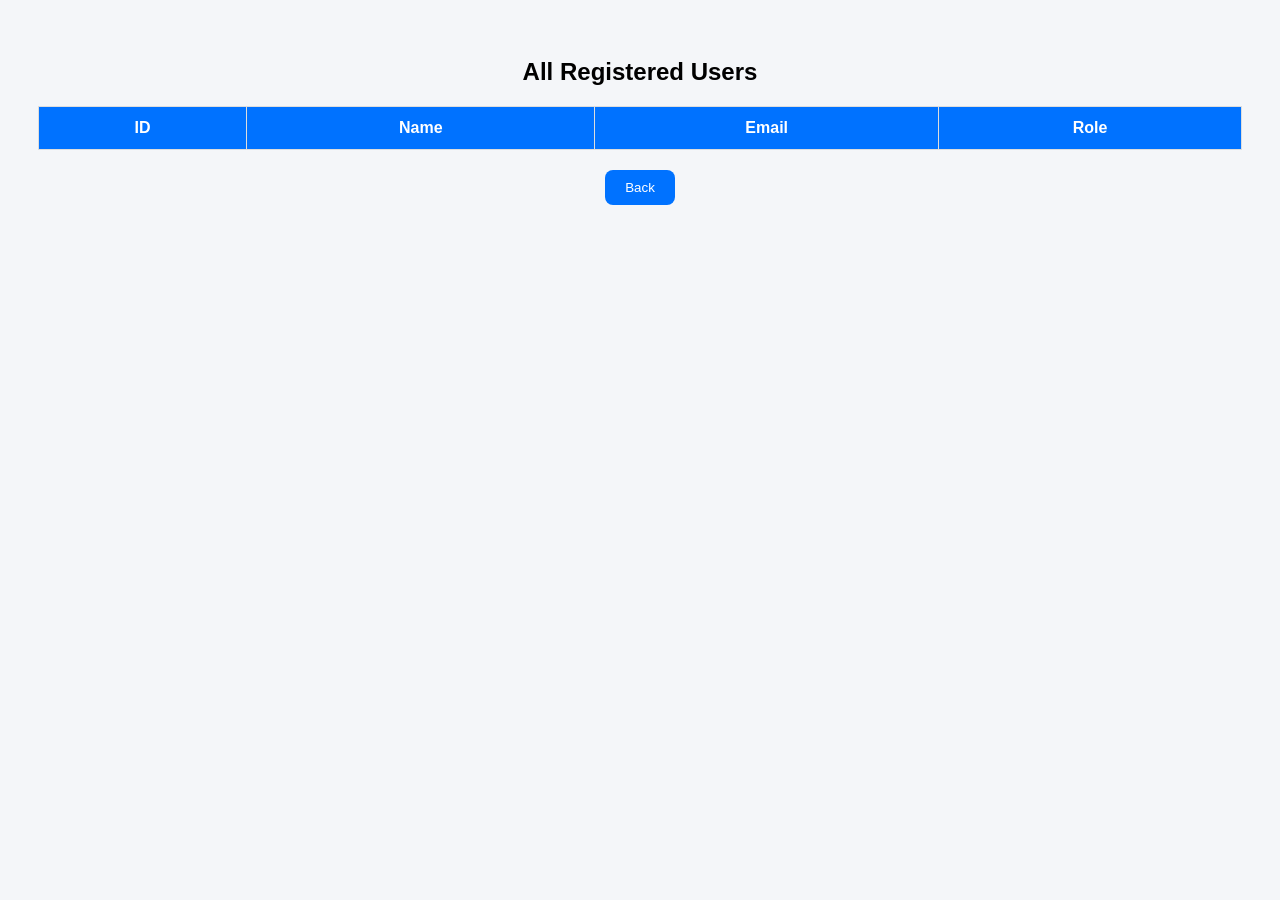
<file: viewusers.html>
<!DOCTYPE html>
<html>
<head>
<title>View Users</title>

<style>

body{
    font-family:Arial;
    background:#f4f6f9;
    padding:30px;
}

h2{
    text-align:center;
    margin-bottom:20px;
}

table{
    width:100%;
    border-collapse:collapse;
    background:white;
}

th,td{
    border:1px solid #ddd;
    padding:12px;
    text-align:center;
}

th{
    background:#0072ff;
    color:white;
}

button{
    margin-top:20px;
    padding:10px 20px;
    background:#0072ff;
    color:white;
    border:none;
    border-radius:8px;
    cursor:pointer;
}

button:hover{
    background:#0056cc;
}

</style>

</head>

<body>

<h2>All Registered Users</h2>

<table>

<thead>

<tr>

<th>ID</th>
<th>Name</th>
<th>Email</th>
<th>Role</th>

</tr>

</thead>

<tbody id="userTable">

</tbody>

</table>

<center>

<button onclick="location.href='admindashboard.html'">
Back
</button>

</center>

<script>

async function loadUsers(){

    let response =
    await fetch(
        "http://localhost:8080/admin/users"
    );

    let users =
    await response.json();

    let table =
    document.getElementById("userTable");

    table.innerHTML="";

    users.forEach(user=>{

        table.innerHTML +=`

        <tr>

        <td>${user.id}</td>

        <td>${user.name}</td>

        <td>${user.email}</td>

        <td>${user.role}</td>

        </tr>

        `;

    });

}

loadUsers();

</script>

</body>
</html>
</file>
